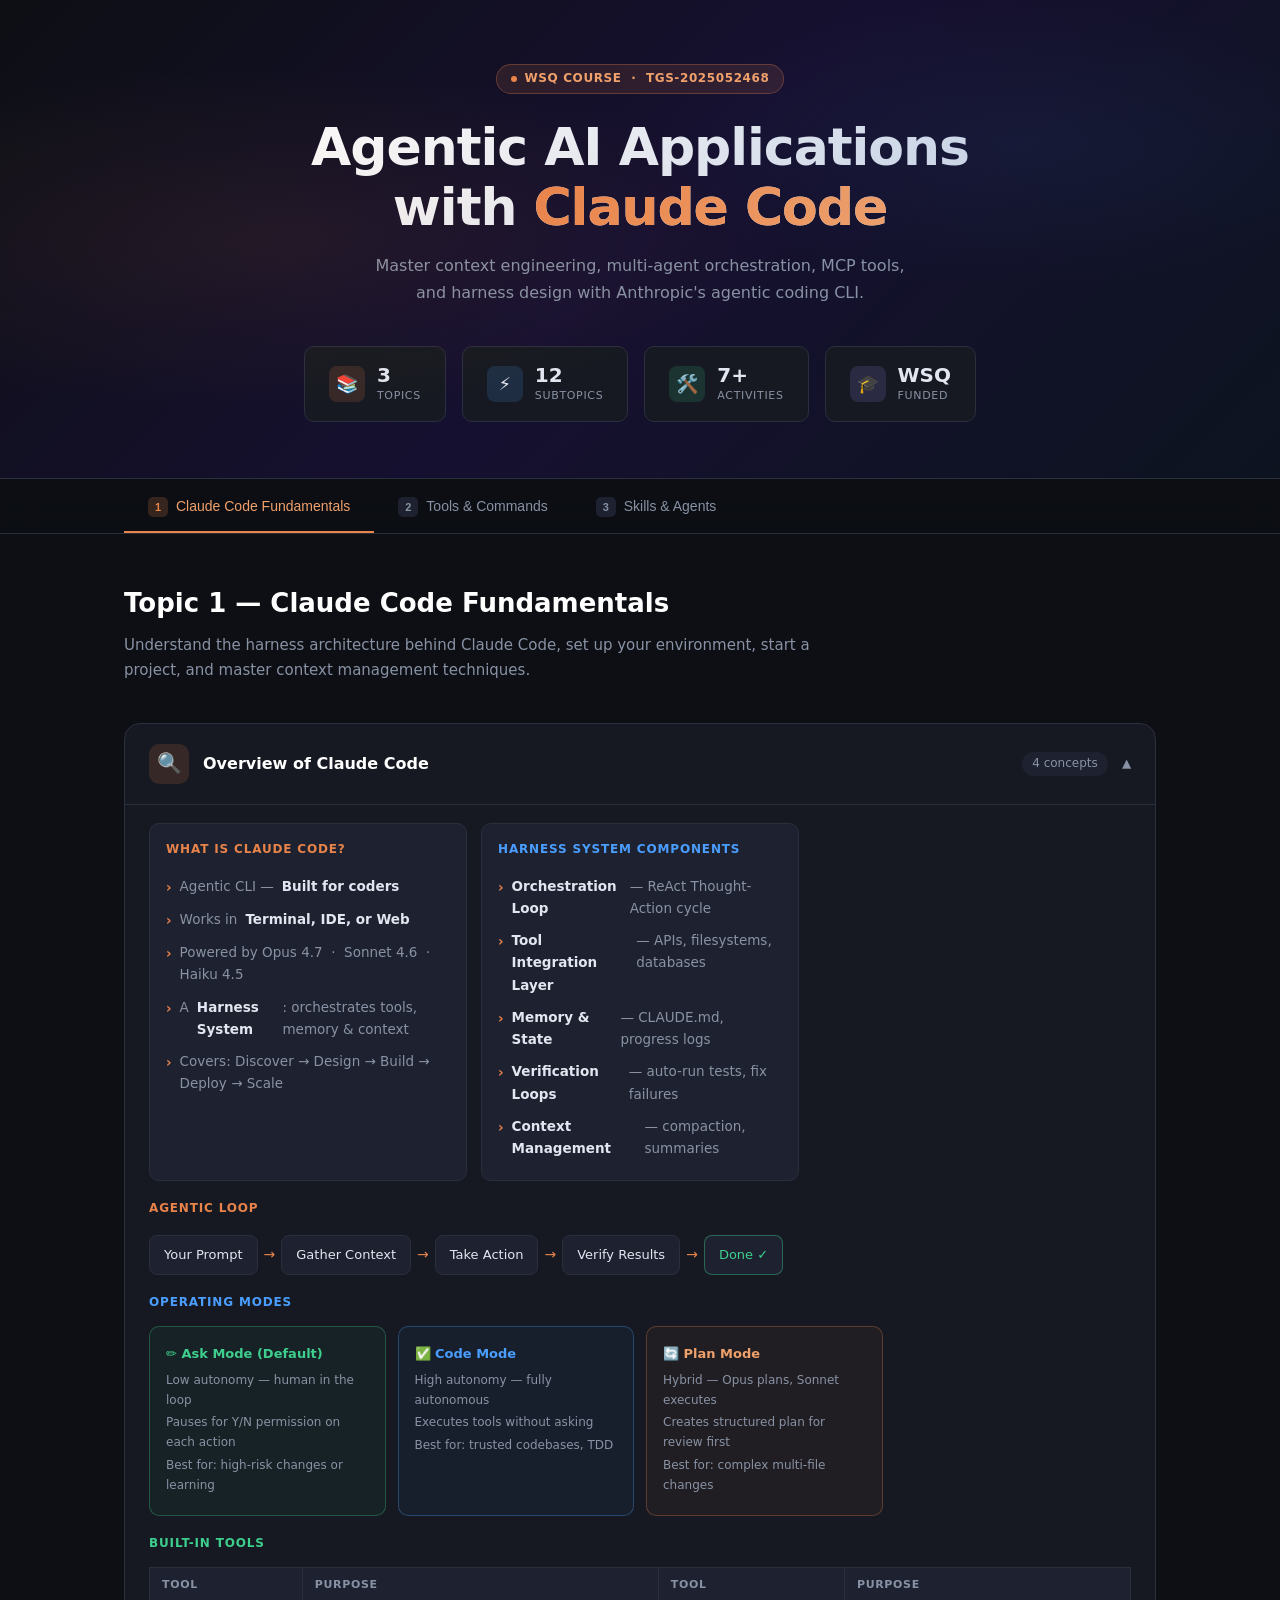
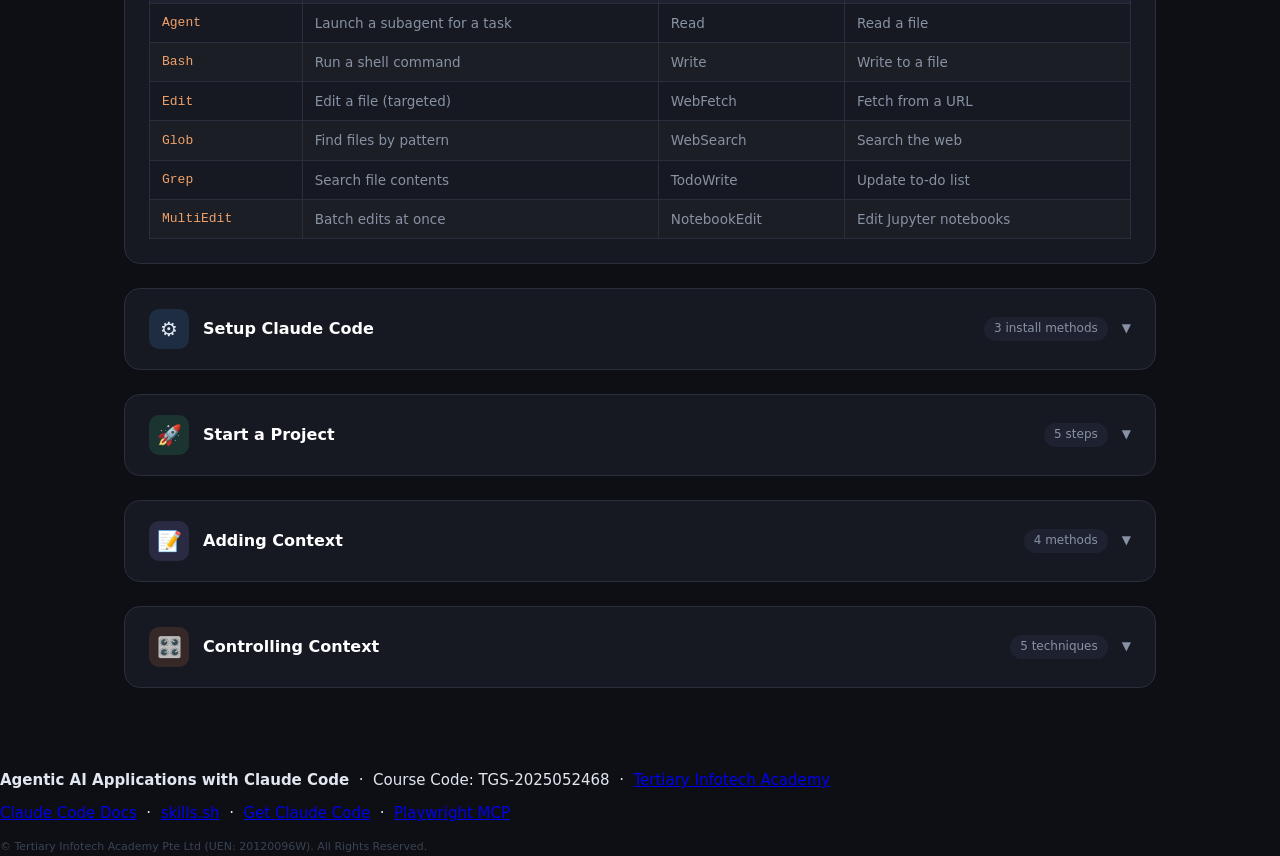
<file: index.html>
<!DOCTYPE html>
<html lang="en">
<head>
  <meta charset="UTF-8" />
  <meta name="viewport" content="width=device-width, initial-scale=1.0" />
  <title>Agentic AI Applications with Claude Code</title>
  <style>
    /* ── Reset & Base ───────────────────────────────────────── */
    *, *::before, *::after { box-sizing: border-box; margin: 0; padding: 0; }

    :root {
      --bg:        #0d0f14;
      --surface:   #161921;
      --surface2:  #1e2230;
      --border:    #2a2f3d;
      --orange:    #e8834a;
      --orange-dk: #c46732;
      --orange-lt: #f0a06a;
      --blue:      #4a9eff;
      --green:     #3ecf8e;
      --purple:    #9b8fff;
      --text:      #e2e6f0;
      --text-dim:  #8892a4;
      --code-bg:   #0a0c10;
      --radius:    10px;
      --radius-lg: 16px;
    }

    html { scroll-behavior: smooth; }

    body {
      background: var(--bg);
      color: var(--text);
      font-family: -apple-system, BlinkMacSystemFont, 'Segoe UI', system-ui, sans-serif;
      font-size: 15px;
      line-height: 1.65;
      min-height: 100vh;
    }

    /* ── Hero ───────────────────────────────────────────────── */
    .hero {
      background: linear-gradient(135deg, #0d0f14 0%, #161030 50%, #0d1420 100%);
      border-bottom: 1px solid var(--border);
      padding: 64px 24px 56px;
      text-align: center;
      position: relative;
      overflow: hidden;
    }

    .hero::before {
      content: '';
      position: absolute;
      inset: 0;
      background:
        radial-gradient(ellipse 70% 60% at 20% 50%, rgba(232,131,74,.08) 0%, transparent 60%),
        radial-gradient(ellipse 50% 50% at 80% 30%, rgba(74,158,255,.06) 0%, transparent 60%);
      pointer-events: none;
    }

    .hero-badge {
      display: inline-flex;
      align-items: center;
      gap: 8px;
      background: rgba(232,131,74,.12);
      border: 1px solid rgba(232,131,74,.3);
      border-radius: 999px;
      padding: 4px 14px;
      font-size: 12px;
      color: var(--orange-lt);
      letter-spacing: .05em;
      text-transform: uppercase;
      font-weight: 600;
      margin-bottom: 24px;
    }

    .hero-badge .dot {
      width: 6px; height: 6px;
      border-radius: 50%;
      background: var(--orange);
      animation: pulse 2s infinite;
    }

    @keyframes pulse {
      0%,100% { opacity: 1; transform: scale(1); }
      50%      { opacity: .5; transform: scale(1.4); }
    }

    .hero h1 {
      font-size: clamp(28px, 5vw, 52px);
      font-weight: 800;
      letter-spacing: -.02em;
      line-height: 1.15;
      max-width: 780px;
      margin: 0 auto 16px;
      background: linear-gradient(135deg, #fff 0%, #c8d0e0 100%);
      -webkit-background-clip: text;
      -webkit-text-fill-color: transparent;
      background-clip: text;
    }

    .hero h1 span {
      background: linear-gradient(135deg, var(--orange) 0%, var(--orange-lt) 100%);
      -webkit-background-clip: text;
      -webkit-text-fill-color: transparent;
      background-clip: text;
    }

    .hero-sub {
      color: var(--text-dim);
      font-size: 16px;
      max-width: 560px;
      margin: 0 auto 40px;
    }

    .hero-stats {
      display: flex;
      justify-content: center;
      flex-wrap: wrap;
      gap: 16px;
    }

    .stat-card {
      background: var(--surface);
      border: 1px solid var(--border);
      border-radius: var(--radius);
      padding: 16px 24px;
      display: flex;
      align-items: center;
      gap: 12px;
      min-width: 140px;
    }

    .stat-icon {
      width: 36px; height: 36px;
      border-radius: 8px;
      display: flex; align-items: center; justify-content: center;
      font-size: 18px;
      flex-shrink: 0;
    }

    .stat-icon.orange { background: rgba(232,131,74,.15); }
    .stat-icon.blue   { background: rgba(74,158,255,.15); }
    .stat-icon.green  { background: rgba(62,207,142,.15); }
    .stat-icon.purple { background: rgba(155,143,255,.15); }

    .stat-info { text-align: left; }
    .stat-val  { font-size: 20px; font-weight: 700; line-height: 1.2; }
    .stat-lbl  { font-size: 11px; color: var(--text-dim); text-transform: uppercase; letter-spacing: .06em; }

    /* ── Tabs ───────────────────────────────────────────────── */
    .tabs-wrapper {
      position: sticky;
      top: 0;
      z-index: 100;
      background: rgba(13,15,20,.92);
      backdrop-filter: blur(16px);
      -webkit-backdrop-filter: blur(16px);
      border-bottom: 1px solid var(--border);
    }

    .tabs-nav {
      display: flex;
      max-width: 1080px;
      margin: 0 auto;
      padding: 0 24px;
      overflow-x: auto;
      scrollbar-width: none;
    }

    .tabs-nav::-webkit-scrollbar { display: none; }

    .tab-btn {
      flex-shrink: 0;
      background: none;
      border: none;
      color: var(--text-dim);
      cursor: pointer;
      font-size: 14px;
      font-weight: 500;
      padding: 18px 24px 16px;
      position: relative;
      transition: color .2s;
      white-space: nowrap;
    }

    .tab-btn::after {
      content: '';
      position: absolute;
      bottom: 0; left: 0; right: 0;
      height: 2px;
      background: var(--orange);
      transform: scaleX(0);
      transition: transform .25s cubic-bezier(.4,0,.2,1);
    }

    .tab-btn:hover { color: var(--text); }

    .tab-btn.active {
      color: var(--orange-lt);
    }

    .tab-btn.active::after { transform: scaleX(1); }

    .tab-num {
      display: inline-flex;
      align-items: center;
      justify-content: center;
      width: 20px; height: 20px;
      border-radius: 5px;
      background: var(--surface2);
      font-size: 11px;
      font-weight: 700;
      margin-right: 8px;
      transition: background .2s;
    }

    .tab-btn.active .tab-num {
      background: rgba(232,131,74,.2);
      color: var(--orange);
    }

    /* ── Main Content ───────────────────────────────────────── */
    .content-area {
      max-width: 1080px;
      margin: 0 auto;
      padding: 48px 24px 80px;
    }

    .tab-panel { display: none; }
    .tab-panel.active {
      display: block;
      animation: fadeSlide .3s ease;
    }

    @keyframes fadeSlide {
      from { opacity: 0; transform: translateY(12px); }
      to   { opacity: 1; transform: translateY(0); }
    }

    /* ── Section headers ────────────────────────────────────── */
    .topic-title {
      font-size: 26px;
      font-weight: 700;
      margin-bottom: 8px;
      color: #fff;
    }

    .topic-desc {
      color: var(--text-dim);
      font-size: 15px;
      margin-bottom: 40px;
      max-width: 700px;
    }

    /* ── Subtopic cards ─────────────────────────────────────── */
    .subtopics { display: flex; flex-direction: column; gap: 24px; }

    .subtopic {
      background: var(--surface);
      border: 1px solid var(--border);
      border-radius: var(--radius-lg);
      overflow: hidden;
    }

    .subtopic-header {
      display: flex;
      align-items: center;
      gap: 14px;
      padding: 20px 24px;
      cursor: pointer;
      user-select: none;
      transition: background .15s;
    }

    .subtopic-header:hover { background: rgba(255,255,255,.02); }

    .subtopic-icon {
      width: 40px; height: 40px;
      border-radius: 10px;
      display: flex; align-items: center; justify-content: center;
      font-size: 20px;
      flex-shrink: 0;
    }

    .subtopic-title {
      font-size: 16px;
      font-weight: 600;
      color: #fff;
      flex: 1;
    }

    .subtopic-count {
      font-size: 12px;
      color: var(--text-dim);
      background: var(--surface2);
      border-radius: 999px;
      padding: 2px 10px;
    }

    .chevron {
      color: var(--text-dim);
      font-size: 12px;
      transition: transform .25s;
      flex-shrink: 0;
    }

    .subtopic.open .chevron { transform: rotate(180deg); }

    .subtopic-body {
      display: none;
      padding: 0 24px 24px;
      border-top: 1px solid var(--border);
    }

    .subtopic.open .subtopic-body { display: block; }

    /* ── Info grid inside subtopics ─────────────────────────── */
    .info-grid {
      display: grid;
      grid-template-columns: repeat(auto-fill, minmax(280px, 1fr));
      gap: 14px;
      margin-top: 18px;
    }

    .info-card {
      background: var(--surface2);
      border: 1px solid var(--border);
      border-radius: var(--radius);
      padding: 16px;
    }

    .info-card-title {
      font-size: 12px;
      font-weight: 700;
      text-transform: uppercase;
      letter-spacing: .07em;
      margin-bottom: 10px;
    }

    .info-card-title.orange { color: var(--orange); }
    .info-card-title.blue   { color: var(--blue); }
    .info-card-title.green  { color: var(--green); }
    .info-card-title.purple { color: var(--purple); }

    .info-card ul { list-style: none; }

    .info-card ul li {
      padding: 5px 0;
      color: var(--text-dim);
      font-size: 13.5px;
      display: flex;
      align-items: flex-start;
      gap: 8px;
    }

    .info-card ul li::before {
      content: '\203A';
      color: var(--orange);
      font-weight: 700;
      flex-shrink: 0;
      margin-top: 1px;
    }

    .info-card ul li strong { color: var(--text); }

    /* ── Code blocks ────────────────────────────────────────── */
    .code-block {
      background: var(--code-bg);
      border: 1px solid var(--border);
      border-radius: var(--radius);
      padding: 16px 18px;
      margin-top: 14px;
      overflow-x: auto;
    }

    .code-block pre {
      font-family: 'JetBrains Mono', 'Fira Code', 'Cascadia Code', Consolas, monospace;
      font-size: 13px;
      line-height: 1.7;
      color: #c9d1d9;
      white-space: pre;
    }

    .code-comment { color: #6e7681; }
    .code-cmd     { color: var(--orange-lt); }
    .code-str     { color: var(--green); }
    .code-key     { color: var(--blue); }
    .code-val     { color: var(--purple); }

    /* ── Pill tags ──────────────────────────────────────────── */
    .tags {
      display: flex;
      flex-wrap: wrap;
      gap: 8px;
      margin-top: 14px;
    }

    .tag {
      font-size: 12px;
      font-weight: 500;
      padding: 4px 12px;
      border-radius: 999px;
      border: 1px solid;
    }

    .tag.orange { color: var(--orange-lt); border-color: rgba(232,131,74,.4); background: rgba(232,131,74,.08); }
    .tag.blue   { color: var(--blue);      border-color: rgba(74,158,255,.4); background: rgba(74,158,255,.08); }
    .tag.green  { color: var(--green);     border-color: rgba(62,207,142,.4); background: rgba(62,207,142,.08); }
    .tag.purple { color: var(--purple);    border-color: rgba(155,143,255,.4); background: rgba(155,143,255,.08); }

    /* ── Flow diagram ───────────────────────────────────────── */
    .flow {
      display: flex;
      flex-wrap: wrap;
      align-items: center;
      gap: 6px;
      margin-top: 16px;
    }

    .flow-step {
      background: var(--surface2);
      border: 1px solid var(--border);
      border-radius: 8px;
      padding: 8px 14px;
      font-size: 13px;
      font-weight: 500;
      color: var(--text);
    }

    .flow-arrow {
      color: var(--orange);
      font-size: 14px;
      flex-shrink: 0;
    }

    /* ── Key binding chips ──────────────────────────────────── */
    .kbd-list {
      display: flex;
      flex-direction: column;
      gap: 10px;
      margin-top: 14px;
    }

    .kbd-row {
      display: flex;
      align-items: center;
      gap: 12px;
      flex-wrap: wrap;
    }

    .kbd {
      display: inline-flex;
      align-items: center;
      gap: 4px;
      background: var(--surface2);
      border: 1px solid var(--border);
      border-radius: 6px;
      padding: 4px 10px;
      font-family: monospace;
      font-size: 12px;
      color: var(--orange-lt);
      white-space: nowrap;
      flex-shrink: 0;
    }

    .kbd-desc {
      font-size: 13.5px;
      color: var(--text-dim);
    }

    /* ── Tool table ─────────────────────────────────────────── */
    .tool-table {
      width: 100%;
      border-collapse: collapse;
      margin-top: 14px;
      font-size: 13.5px;
    }

    .tool-table th {
      text-align: left;
      padding: 8px 12px;
      background: var(--surface2);
      border: 1px solid var(--border);
      color: var(--text-dim);
      font-size: 11px;
      text-transform: uppercase;
      letter-spacing: .06em;
    }

    .tool-table td {
      padding: 8px 12px;
      border: 1px solid var(--border);
      color: var(--text-dim);
    }

    .tool-table tr:nth-child(even) td { background: rgba(255,255,255,.02); }

    .tool-table td:first-child {
      font-family: monospace;
      color: var(--orange-lt);
      font-size: 13px;
    }

    /* ── Mode cards ─────────────────────────────────────────── */
    .mode-grid {
      display: grid;
      grid-template-columns: repeat(auto-fill, minmax(200px, 1fr));
      gap: 12px;
      margin-top: 14px;
    }

    .mode-card {
      border-radius: var(--radius);
      border: 1px solid var(--border);
      padding: 16px;
    }

    .mode-card.ask    { border-color: rgba(62,207,142,.3); background: rgba(62,207,142,.05); }
    .mode-card.code   { border-color: rgba(74,158,255,.3); background: rgba(74,158,255,.05); }
    .mode-card.plan   { border-color: rgba(232,131,74,.3); background: rgba(232,131,74,.05); }

    .mode-name {
      font-weight: 700;
      font-size: 13px;
      margin-bottom: 6px;
    }

    .mode-card.ask  .mode-name { color: var(--green); }
    .mode-card.code .mode-name { color: var(--blue); }
    .mode-card.plan .mode-name { color: var(--orange-lt); }

    .mode-attr { font-size: 12px; color: var(--text-dim); margin: 3px 0; }

    /* ── Hooks section ──────────────────────────────────────── */
    .hook-row {
      display: grid;
      grid-template-columns: 1fr 1fr;
      gap: 12px;
      margin-top: 14px;
    }

    @media (max-width: 560px) {
      .hook-row { grid-template-columns: 1fr; }
    }

    .hook-card {
      border-radius: var(--radius);
      border: 1px solid var(--border);
      padding: 16px;
    }

    .hook-card.pre  { border-color: rgba(232,131,74,.35); background: rgba(232,131,74,.06); }
    .hook-card.post { border-color: rgba(74,158,255,.35); background: rgba(74,158,255,.06); }

    .hook-title { font-size: 14px; font-weight: 700; margin-bottom: 8px; font-family: monospace; }
    .hook-card.pre  .hook-title { color: var(--orange-lt); }
    .hook-card.post .hook-title { color: var(--blue); }

    .hook-desc { font-size: 13px; color: var(--text-dim); line-height: 1.6; }

    /* ── MCP bridge visual ──────────────────────────────────── */
    .mcp-bridge {
      display: flex;
      align-items: center;
      gap: 0;
      margin-top: 16px;
      flex-wrap: wrap;
      justify-content: center;
    }

    .mcp-box {
      background: var(--surface2);
      border: 1px solid var(--border);
      border-radius: var(--radius);
      padding: 12px 18px;
      font-size: 13px;
      font-weight: 600;
      color: var(--text);
      text-align: center;
    }

    .mcp-box.server {
      background: rgba(74,158,255,.08);
      border-color: rgba(74,158,255,.3);
      color: var(--blue);
    }

    .mcp-box.service {
      background: rgba(62,207,142,.06);
      border-color: rgba(62,207,142,.3);
      color: var(--green);
      font-size: 12px;
      padding: 8px 14px;
    }

    .mcp-arrow {
      padding: 0 10px;
      color: var(--border);
      font-size: 18px;
      flex-shrink: 0;
    }

    .mcp-services {
      display: flex;
      flex-direction: column;
      gap: 6px;
    }

    /* ── Skills level indicator ─────────────────────────────── */
    .levels {
      display: flex;
      flex-direction: column;
      gap: 10px;
      margin-top: 14px;
    }

    .level-row {
      display: flex;
      align-items: flex-start;
      gap: 12px;
    }

    .level-num {
      width: 26px; height: 26px;
      border-radius: 50%;
      display: flex; align-items: center; justify-content: center;
      font-size: 12px;
      font-weight: 700;
      flex-shrink: 0;
      margin-top: 2px;
    }

    .level-num.l1 { background: rgba(62,207,142,.2); color: var(--green); }
    .level-num.l2 { background: rgba(74,158,255,.2); color: var(--blue); }
    .level-num.l3 { background: rgba(232,131,74,.2); color: var(--orange-lt); }

    .level-name { font-size: 13px; font-weight: 600; color: var(--text); }
    .level-desc { font-size: 12px; color: var(--text-dim); }

    /* ── Subagent types ─────────────────────────────────────── */
    .agent-types {
      display: flex;
      flex-wrap: wrap;
      gap: 10px;
      margin-top: 10px;
    }

    .agent-type {
      background: var(--surface2);
      border: 1px solid var(--border);
      border-radius: var(--radius);
      padding: 10px 14px;
      flex: 1;
      min-width: 130px;
    }

    .agent-type-name { font-size: 13px; font-weight: 700; color: var(--text); margin-bottom: 3px; }
    .agent-type-desc { font-size: 12px; color: var(--text-dim); }

    /* ── GitHub action flow ─────────────────────────────────── */
    .gh-flow {
      display: grid;
      grid-template-columns: 1fr 1fr;
      gap: 16px;
      margin-top: 14px;
    }

    @media (max-width: 560px) { .gh-flow { grid-template-columns: 1fr; } }

    .gh-col-title {
      font-size: 12px;
      font-weight: 700;
      color: var(--text-dim);
      text-transform: uppercase;
      letter-spacing: .07em;
      margin-bottom: 10px;
    }

    .gh-steps { display: flex; flex-direction: column; }

    .gh-step {
      display: flex;
      align-items: flex-start;
      gap: 12px;
      padding: 10px 0;
      border-bottom: 1px solid var(--border);
      font-size: 13px;
      color: var(--text-dim);
    }

    .gh-step:last-child { border-bottom: none; }

    .gh-step-num {
      width: 20px; height: 20px;
      background: var(--surface2);
      border-radius: 50%;
      display: flex; align-items: center; justify-content: center;
      font-size: 11px;
      font-weight: 700;
      color: var(--orange);
      flex-shrink: 0;
    }

    /* ── Responsive ─────────────────────────────────────────── */
    @media (max-width: 600px) {
      .hero { padding: 40px 16px 36px; }
      .content-area { padding: 32px 16px 60px; }
      .subtopic-header { padding: 16px; gap: 10px; }
      .subtopic-body { padding: 0 16px 16px; }
      .info-grid { grid-template-columns: 1fr; }
      .subtopic-count { display: none; }
    }
  </style>
</head>
<body>

<!-- ══════════════════════════════════════
     HERO
════════════════════════════════════════ -->
<header class="hero">
  <div class="hero-badge">
    <span class="dot"></span>
    WSQ Course &nbsp;·&nbsp; TGS-2025052468
  </div>
  <h1>Agentic AI Applications<br>with <span>Claude Code</span></h1>
  <p class="hero-sub">Master context engineering, multi-agent orchestration, MCP tools, and harness design with Anthropic's agentic coding CLI.</p>
  <div class="hero-stats">
    <div class="stat-card">
      <div class="stat-icon orange">📚</div>
      <div class="stat-info">
        <div class="stat-val">3</div>
        <div class="stat-lbl">Topics</div>
      </div>
    </div>
    <div class="stat-card">
      <div class="stat-icon blue">⚡</div>
      <div class="stat-info">
        <div class="stat-val">12</div>
        <div class="stat-lbl">Subtopics</div>
      </div>
    </div>
    <div class="stat-card">
      <div class="stat-icon green">🛠️</div>
      <div class="stat-info">
        <div class="stat-val">7+</div>
        <div class="stat-lbl">Activities</div>
      </div>
    </div>
    <div class="stat-card">
      <div class="stat-icon purple">🎓</div>
      <div class="stat-info">
        <div class="stat-val">WSQ</div>
        <div class="stat-lbl">Funded</div>
      </div>
    </div>
  </div>
</header>

<!-- ══════════════════════════════════════
     TAB NAV
════════════════════════════════════════ -->
<div class="tabs-wrapper">
  <nav class="tabs-nav" role="tablist">
    <button class="tab-btn active" data-tab="t1" role="tab" aria-selected="true">
      <span class="tab-num">1</span>Claude Code Fundamentals
    </button>
    <button class="tab-btn" data-tab="t2" role="tab" aria-selected="false">
      <span class="tab-num">2</span>Tools &amp; Commands
    </button>
    <button class="tab-btn" data-tab="t3" role="tab" aria-selected="false">
      <span class="tab-num">3</span>Skills &amp; Agents
    </button>
  </nav>
</div>

<!-- ══════════════════════════════════════
     CONTENT AREA
════════════════════════════════════════ -->
<main class="content-area">

  <!-- ─────────────── TAB 1 ─────────────── -->
  <div class="tab-panel active" id="t1" role="tabpanel">
    <h2 class="topic-title">Topic 1 — Claude Code Fundamentals</h2>
    <p class="topic-desc">Understand the harness architecture behind Claude Code, set up your environment, start a project, and master context management techniques.</p>

    <div class="subtopics">

      <!-- 1.1 Overview -->
      <div class="subtopic open">
        <div class="subtopic-header" onclick="toggle(this)">
          <div class="subtopic-icon" style="background:rgba(232,131,74,.15)">🔍</div>
          <div class="subtopic-title">Overview of Claude Code</div>
          <span class="subtopic-count">4 concepts</span>
          <span class="chevron">&#9660;</span>
        </div>
        <div class="subtopic-body">
          <div class="info-grid">
            <div class="info-card">
              <div class="info-card-title orange">What Is Claude Code?</div>
              <ul>
                <li>Agentic CLI — <strong>Built for coders</strong></li>
                <li>Works in <strong>Terminal, IDE, or Web</strong></li>
                <li>Powered by Opus 4.7 &nbsp;·&nbsp; Sonnet 4.6 &nbsp;·&nbsp; Haiku 4.5</li>
                <li>A <strong>Harness System</strong>: orchestrates tools, memory &amp; context</li>
                <li>Covers: Discover &rarr; Design &rarr; Build &rarr; Deploy &rarr; Scale</li>
              </ul>
            </div>
            <div class="info-card">
              <div class="info-card-title blue">Harness System Components</div>
              <ul>
                <li><strong>Orchestration Loop</strong> — ReAct Thought-Action cycle</li>
                <li><strong>Tool Integration Layer</strong> — APIs, filesystems, databases</li>
                <li><strong>Memory &amp; State</strong> — CLAUDE.md, progress logs</li>
                <li><strong>Verification Loops</strong> — auto-run tests, fix failures</li>
                <li><strong>Context Management</strong> — compaction, summaries</li>
              </ul>
            </div>
          </div>

          <div style="margin-top:18px">
            <div class="info-card-title orange" style="margin-bottom:10px">Agentic Loop</div>
            <div class="flow">
              <div class="flow-step">Your Prompt</div>
              <div class="flow-arrow">&rarr;</div>
              <div class="flow-step">Gather Context</div>
              <div class="flow-arrow">&rarr;</div>
              <div class="flow-step">Take Action</div>
              <div class="flow-arrow">&rarr;</div>
              <div class="flow-step">Verify Results</div>
              <div class="flow-arrow">&rarr;</div>
              <div class="flow-step" style="border-color:rgba(62,207,142,.4);color:var(--green)">Done ✓</div>
            </div>
          </div>

          <div style="margin-top:18px">
            <div class="info-card-title blue" style="margin-bottom:10px">Operating Modes</div>
            <div class="mode-grid">
              <div class="mode-card ask">
                <div class="mode-name">✏️ Ask Mode (Default)</div>
                <div class="mode-attr">Low autonomy — human in the loop</div>
                <div class="mode-attr">Pauses for Y/N permission on each action</div>
                <div class="mode-attr">Best for: high-risk changes or learning</div>
              </div>
              <div class="mode-card code">
                <div class="mode-name">✅ Code Mode</div>
                <div class="mode-attr">High autonomy — fully autonomous</div>
                <div class="mode-attr">Executes tools without asking</div>
                <div class="mode-attr">Best for: trusted codebases, TDD</div>
              </div>
              <div class="mode-card plan">
                <div class="mode-name">🔄 Plan Mode</div>
                <div class="mode-attr">Hybrid — Opus plans, Sonnet executes</div>
                <div class="mode-attr">Creates structured plan for review first</div>
                <div class="mode-attr">Best for: complex multi-file changes</div>
              </div>
            </div>
          </div>

          <div style="margin-top:18px">
            <div class="info-card-title green" style="margin-bottom:10px">Built-in Tools</div>
            <table class="tool-table">
              <thead>
                <tr><th>Tool</th><th>Purpose</th><th>Tool</th><th>Purpose</th></tr>
              </thead>
              <tbody>
                <tr><td>Agent</td><td>Launch a subagent for a task</td><td>Read</td><td>Read a file</td></tr>
                <tr><td>Bash</td><td>Run a shell command</td><td>Write</td><td>Write to a file</td></tr>
                <tr><td>Edit</td><td>Edit a file (targeted)</td><td>WebFetch</td><td>Fetch from a URL</td></tr>
                <tr><td>Glob</td><td>Find files by pattern</td><td>WebSearch</td><td>Search the web</td></tr>
                <tr><td>Grep</td><td>Search file contents</td><td>TodoWrite</td><td>Update to-do list</td></tr>
                <tr><td>MultiEdit</td><td>Batch edits at once</td><td>NotebookEdit</td><td>Edit Jupyter notebooks</td></tr>
              </tbody>
            </table>
          </div>
        </div>
      </div>

      <!-- 1.2 Setup -->
      <div class="subtopic">
        <div class="subtopic-header" onclick="toggle(this)">
          <div class="subtopic-icon" style="background:rgba(74,158,255,.15)">&#9881;&#65039;</div>
          <div class="subtopic-title">Setup Claude Code</div>
          <span class="subtopic-count">3 install methods</span>
          <span class="chevron">&#9660;</span>
        </div>
        <div class="subtopic-body">
          <div class="code-block">
            <pre><span class="code-comment"># Mac / Linux</span>
<span class="code-cmd">curl</span> -fsSL https://claude.ai/install.sh | bash

<span class="code-comment"># Windows PowerShell</span>
<span class="code-cmd">irm</span> https://claude.ai/install.ps1 | iex

<span class="code-comment"># Node.js (npm — any platform)</span>
<span class="code-cmd">npm</span> install -g @anthropic-ai/claude-code

<span class="code-comment"># Launch — first run prompts for authentication</span>
<span class="code-cmd">claude</span></pre>
          </div>

          <div class="info-grid" style="margin-top:16px">
            <div class="info-card">
              <div class="info-card-title blue">Three Interfaces</div>
              <ul>
                <li><strong>Terminal</strong> — native CLI, full feature set</li>
                <li><strong>IDE</strong> — VSCode &amp; JetBrains extensions</li>
                <li><strong>Web</strong> — claude.ai/code in the browser</li>
              </ul>
            </div>
            <div class="info-card">
              <div class="info-card-title orange">Pricing Tiers</div>
              <ul>
                <li><strong>Free</strong> — $0, limited daily usage</li>
                <li><strong>Pro</strong> — $17/mo (annual) · includes Claude Code &amp; Cowork</li>
                <li><strong>Max</strong> — from $100/mo · 5&times;–20&times; more usage + priority access</li>
              </ul>
            </div>
            <div class="info-card">
              <div class="info-card-title green">Guest Pass</div>
              <ul>
                <li>Share a free week of Claude Code with friends</li>
                <li>Run <strong>/passes</strong> in Claude Code to generate links</li>
                <li>Each trainer account gets 3 passes per cycle</li>
                <li>Recipients get full Pro access for 7 days</li>
              </ul>
            </div>
          </div>
        </div>
      </div>

      <!-- 1.3 Start a Project -->
      <div class="subtopic">
        <div class="subtopic-header" onclick="toggle(this)">
          <div class="subtopic-icon" style="background:rgba(62,207,142,.15)">🚀</div>
          <div class="subtopic-title">Start a Project</div>
          <span class="subtopic-count">5 steps</span>
          <span class="chevron">&#9660;</span>
        </div>
        <div class="subtopic-body">
          <div style="margin-top:14px">
            <div class="info-card-title orange" style="margin-bottom:10px">Recommended Workflow</div>
            <div class="flow">
              <div class="flow-step">🎯 Goals &amp; Features</div>
              <div class="flow-arrow">&rarr;</div>
              <div class="flow-step">📋 Plan Mode</div>
              <div class="flow-arrow">&rarr;</div>
              <div class="flow-step">⚡ Vibe Code</div>
              <div class="flow-arrow">&rarr;</div>
              <div class="flow-step">📄 /init</div>
              <div class="flow-arrow">&rarr;</div>
              <div class="flow-step">🧪 Testing</div>
              <div class="flow-arrow">&rarr;</div>
              <div class="flow-step">🐙 GitHub Commit</div>
              <div class="flow-arrow">&rarr;</div>
              <div class="flow-step">☁️ Backend &amp; Deploy</div>
              <div class="flow-arrow">&rarr;</div>
              <div class="flow-step">🔄 CI/CD</div>
            </div>
          </div>

          <div class="info-grid">
            <div class="info-card">
              <div class="info-card-title blue">Enable Plan Mode</div>
              <div class="kbd-list">
                <div class="kbd-row">
                  <span class="kbd">Shift</span><span style="color:var(--text-dim)">+</span><span class="kbd">Tab</span>
                  <span class="kbd">Shift</span><span style="color:var(--text-dim)">+</span><span class="kbd">Tab</span>
                </div>
              </div>
              <div style="margin-top:10px; font-size:13px; color:var(--text-dim)">
                Press Shift+Tab twice to cycle to Plan Mode. Claude will explore thoroughly and plan before writing any code. User reviews the plan before execution.
              </div>
            </div>
            <div class="info-card">
              <div class="info-card-title orange">Bypass Permissions</div>
              <ul>
                <li>Toggle <strong>Bypass permissions</strong> at the bottom of the panel</li>
                <li>Allows Claude to create &amp; edit files without per-action Y/N</li>
                <li>Cycle through modes with <strong>Shift+Tab</strong> in terminal</li>
                <li>Also configurable in <strong>.claude/settings.local.json</strong></li>
              </ul>
            </div>
          </div>

          <div class="code-block" style="margin-top:14px">
            <pre><span class="code-comment"># Inside your project directory — scan and document your codebase</span>
<span class="code-cmd">/init</span>

<span class="code-comment"># Claude will:</span>
<span class="code-comment">#  1. Scan your entire codebase structure</span>
<span class="code-comment">#  2. Identify key commands, architecture, and conventions</span>
<span class="code-comment">#  3. Write a comprehensive summary to CLAUDE.md</span>
<span class="code-comment">#  4. Include CLAUDE.md in every future request automatically</span></pre>
          </div>
        </div>
      </div>

      <!-- 1.4 Adding Context -->
      <div class="subtopic">
        <div class="subtopic-header" onclick="toggle(this)">
          <div class="subtopic-icon" style="background:rgba(155,143,255,.15)">📝</div>
          <div class="subtopic-title">Adding Context</div>
          <span class="subtopic-count">4 methods</span>
          <span class="chevron">&#9660;</span>
        </div>
        <div class="subtopic-body">
          <div class="info-grid">
            <div class="info-card">
              <div class="info-card-title orange">CLAUDE.md — Three Locations</div>
              <ul>
                <li><strong>CLAUDE.md</strong> — project root · shared · commit to git</li>
                <li><strong>CLAUDE.local.md</strong> — personal overrides · not committed</li>
                <li><strong>~/.claude/CLAUDE.md</strong> — global · applies to all projects</li>
              </ul>
              <div style="margin-top:10px; font-size:12px; color:var(--text-dim)">
                Contains: important commands · architecture overview · coding style · environment setup
              </div>
            </div>
            <div class="info-card">
              <div class="info-card-title blue">File Mentions with @</div>
              <ul>
                <li>Type <strong>@</strong> then start typing a filename path</li>
                <li>Arrow keys navigate the autocomplete dropdown</li>
                <li><strong>Enter</strong> selects and adds the file to context</li>
                <li>Can mention entire directories or specific files</li>
              </ul>
              <div class="code-block" style="margin-top:8px">
                <pre><span class="code-cmd">How does auth work? @src/lib/auth.ts</span></pre>
              </div>
            </div>
            <div class="info-card">
              <div class="info-card-title green">Paste Screenshots</div>
              <ul>
                <li><strong>Ctrl + V</strong> — paste image from clipboard</li>
                <li><strong>Win + Shift + S</strong> — snip on Windows</li>
                <li><strong>Cmd + Shift + 4</strong> — screenshot on macOS</li>
                <li>Shows as <code style="color:var(--orange-lt)">[Image #1]</code> in the prompt</li>
                <li>Drag-and-drop image files into terminal also works</li>
              </ul>
            </div>
            <div class="info-card">
              <div class="info-card-title purple">Memory System</div>
              <ul>
                <li>Run <strong>/memory</strong> to manage memory settings</li>
                <li>Project memory saved to <strong>./CLAUDE.md</strong></li>
                <li>User memory saved to <strong>~/.claude/CLAUDE.md</strong></li>
                <li>Use <strong>#</strong> prefix mid-session to save an inline memory</li>
              </ul>
            </div>
          </div>
        </div>
      </div>

      <!-- 1.5 Controlling Context -->
      <div class="subtopic">
        <div class="subtopic-header" onclick="toggle(this)">
          <div class="subtopic-icon" style="background:rgba(232,131,74,.15)">🎛️</div>
          <div class="subtopic-title">Controlling Context</div>
          <span class="subtopic-count">5 techniques</span>
          <span class="chevron">&#9660;</span>
        </div>
        <div class="subtopic-body">
          <div style="margin-top:14px">
            <div class="info-card-title blue" style="margin-bottom:10px">Context Funnel</div>
            <div class="flow">
              <div class="flow-step">CLAUDE.md<br><span style="font-size:11px;color:var(--text-dim)">persistent brain</span></div>
              <div class="flow-arrow">+</div>
              <div class="flow-step">File Reads<br><span style="font-size:11px;color:var(--text-dim)">active context</span></div>
              <div class="flow-arrow">+</div>
              <div class="flow-step">Auto-Memory<br><span style="font-size:11px;color:var(--text-dim)">cross-session</span></div>
              <div class="flow-arrow">&rarr; /compact &rarr;</div>
              <div class="flow-step" style="border-color:rgba(232,131,74,.4);color:var(--orange-lt)">Active Window</div>
            </div>
          </div>

          <div class="kbd-list" style="margin-top:20px">
            <div class="kbd-row">
              <span class="kbd">Esc</span>
              <span class="kbd-desc">Interrupt Claude mid-run — allows you to redirect or correct it</span>
            </div>
            <div class="kbd-row">
              <span class="kbd">Esc</span><span class="kbd">Esc</span>
              <span class="kbd-desc">Double Escape — rewind conversation to an earlier point in time</span>
            </div>
            <div class="kbd-row">
              <span class="kbd">#</span>
              <span class="kbd-desc">Add a memory to CLAUDE.md — helps Claude avoid repeating errors</span>
            </div>
            <div class="kbd-row">
              <span class="kbd">/compact</span>
              <span class="kbd-desc">Summarise and continue — drops stale file reads, preserves critical rules</span>
            </div>
            <div class="kbd-row">
              <span class="kbd">/clear</span>
              <span class="kbd-desc">Dump entire conversation history — best when switching to a different task</span>
            </div>
          </div>

          <div class="tags" style="margin-top:16px">
            <span class="tag orange">/context — view token usage breakdown</span>
            <span class="tag blue">Auto-compaction triggers at ~95% context</span>
            <span class="tag green">Opus 4.7 supports 1M token context window</span>
          </div>
        </div>
      </div>

    </div><!-- /subtopics t1 -->
  </div>

  <!-- ─────────────── TAB 2 ─────────────── -->
  <div class="tab-panel" id="t2" role="tabpanel">
    <h2 class="topic-title">Topic 2 — Tools and Commands</h2>
    <p class="topic-desc">Extend Claude Code with custom slash commands and connect it to the outside world using the Model Context Protocol (MCP).</p>

    <div class="subtopics">

      <!-- 2.1 Custom Commands -->
      <div class="subtopic open">
        <div class="subtopic-header" onclick="toggle(this)">
          <div class="subtopic-icon" style="background:rgba(232,131,74,.15)">⌨️</div>
          <div class="subtopic-title">Create Custom Commands</div>
          <span class="subtopic-count">3 concepts</span>
          <span class="chevron">&#9660;</span>
        </div>
        <div class="subtopic-body">
          <div class="info-grid">
            <div class="info-card">
              <div class="info-card-title orange">How Commands Work</div>
              <ul>
                <li>Create a <strong>.md file</strong> in <code style="color:var(--orange-lt)">.claude/commands/</code></li>
                <li>The filename becomes the <strong>command name</strong></li>
                <li>The file content becomes Claude's <strong>instruction prompt</strong></li>
                <li>Trigger it with <strong>/command-name</strong> in Claude Code</li>
                <li>Restart Claude to load newly created commands</li>
              </ul>
            </div>
            <div class="info-card">
              <div class="info-card-title blue">$ARGUMENTS Placeholder</div>
              <ul>
                <li>Place <code style="color:var(--orange-lt)">$ARGUMENTS</code> anywhere in the .md</li>
                <li>Everything typed after the command name is substituted in</li>
                <li>Enables <strong>parameterised, reusable</strong> commands</li>
              </ul>
              <div class="code-block" style="margin-top:10px">
                <pre><span class="code-comment"># Example call with arguments</span>
<span class="code-cmd">/write_tests</span> src/lib/auth.ts</pre>
              </div>
            </div>
          </div>

          <div class="info-grid" style="margin-top:12px">
            <div class="info-card">
              <div class="info-card-title green">audit.md — No Arguments</div>
              <div class="code-block" style="margin-top:0">
                <pre><span class="code-str">Your goal is to update any vulnerable dependencies.

Do the following:
1. Run `npm audit` to find vulnerable packages
2. Run `npm audit fix` to apply updates
3. Run tests and verify nothing broke</span></pre>
              </div>
              <div class="tags" style="margin-top:8px">
                <span class="tag orange">Trigger: /audit</span>
              </div>
            </div>
            <div class="info-card">
              <div class="info-card-title purple">write_tests.md — With Arguments</div>
              <div class="code-block" style="margin-top:0">
                <pre><span class="code-str">Write comprehensive tests for: $ARGUMENTS

Testing conventions:
- Use Vitest with React Testing Library
- Place files in **tests** directory
- Name: [filename].test.ts(x)
- Test happy paths, edge cases, errors</span></pre>
              </div>
              <div class="tags" style="margin-top:8px">
                <span class="tag purple">Trigger: /write_tests &lt;target&gt;</span>
              </div>
            </div>
          </div>

          <div class="info-grid" style="margin-top:12px">
            <div class="info-card">
              <div class="info-card-title blue">Command Locations</div>
              <ul>
                <li><strong>.claude/commands/</strong> — project-level, shared with team</li>
                <li><strong>~/.claude/commands/</strong> — personal global commands</li>
                <li>Project commands take precedence over global ones</li>
              </ul>
            </div>
            <div class="info-card">
              <div class="info-card-title orange">Best Practices</div>
              <ul>
                <li>Write instructions as clear <strong>natural language tasks</strong></li>
                <li>Specify coding conventions and expected output format</li>
                <li>Reference supporting files with <strong>@path/to/file</strong></li>
                <li>Use <strong>/help</strong> to list all commands available</li>
              </ul>
            </div>
          </div>
        </div>
      </div>

      <!-- 2.2 Tools & MCP -->
      <div class="subtopic">
        <div class="subtopic-header" onclick="toggle(this)">
          <div class="subtopic-icon" style="background:rgba(74,158,255,.15)">🔌</div>
          <div class="subtopic-title">Tools &amp; MCP</div>
          <span class="subtopic-count">4 concepts</span>
          <span class="chevron">&#9660;</span>
        </div>
        <div class="subtopic-body">
          <div class="info-grid">
            <div class="info-card">
              <div class="info-card-title blue">How Tool Use Works</div>
              <ul>
                <li>Claude receives plain-text directions describing each tool</li>
                <li>When Claude needs a tool it responds with a tool-use request</li>
                <li>The <strong>Claude Code harness</strong> executes the tool call</li>
                <li>Result is returned to Claude; it decides the next step</li>
                <li>Claude understands what tools do &amp; chooses intelligently</li>
              </ul>
            </div>
            <div class="info-card">
              <div class="info-card-title orange">MCP — Model Context Protocol</div>
              <ul>
                <li>Open standard connecting Claude to <strong>external services</strong></li>
                <li>Connect to: GitHub, Jira, Figma, Postgres, Slack, and more</li>
                <li>Each server exposes <strong>Tools, Prompts, and Resources</strong></li>
                <li>Claude <strong>dynamically discovers</strong> available tools at startup</li>
                <li>Tools using &gt;10% of context window are deferred/lazy-loaded</li>
              </ul>
            </div>
          </div>

          <div style="margin-top:18px">
            <div class="info-card-title blue" style="margin-bottom:12px">MCP Architecture</div>
            <div class="mcp-bridge">
              <div class="mcp-box">Claude Code<br><span style="font-size:11px;color:var(--text-dim)">MCP Client</span></div>
              <div class="mcp-arrow">&#8596;</div>
              <div class="mcp-box server">MCP Server<br><span style="font-size:11px">Tools · Prompts · Resources</span></div>
              <div class="mcp-arrow">&#8594;</div>
              <div class="mcp-services">
                <div class="mcp-box service">GitHub</div>
                <div class="mcp-box service">Figma</div>
                <div class="mcp-box service">Postgres</div>
                <div class="mcp-box service">Any API</div>
              </div>
            </div>
          </div>

          <div style="margin-top:18px">
            <div class="info-card-title green" style="margin-bottom:10px">Transport Options</div>
            <div class="info-grid">
              <div class="info-card">
                <div class="info-card-title green" style="font-size:11px">Standard IO</div>
                <ul>
                  <li>MCP server runs <strong>locally</strong></li>
                  <li>Communication via stdin/stdout</li>
                  <li>Most common for CLI tools</li>
                </ul>
              </div>
              <div class="info-card">
                <div class="info-card-title blue" style="font-size:11px">HTTP / SSE</div>
                <ul>
                  <li>MCP server runs <strong>remotely</strong></li>
                  <li>Server-Sent Events over HTTP</li>
                  <li>Good for shared team servers</li>
                </ul>
              </div>
              <div class="info-card">
                <div class="info-card-title purple" style="font-size:11px">WebSockets</div>
                <ul>
                  <li>Bidirectional real-time transport</li>
                  <li>Persistent connection maintained</li>
                  <li>Good for streaming use-cases</li>
                </ul>
              </div>
            </div>
          </div>

          <div style="margin-top:18px">
            <div class="info-card-title orange" style="margin-bottom:10px">Adding Playwright MCP (Browser Automation)</div>
            <div class="code-block">
              <pre><span class="code-comment"># Add Playwright MCP server (enables browser control)</span>
<span class="code-cmd">claude mcp add playwright npx @playwright/mcp@latest</span>

<span class="code-comment"># Verify connection status</span>
<span class="code-cmd">/mcp</span>

<span class="code-comment"># Claude can now open browsers, navigate, screenshot, click</span>
<span class="code-cmd">&gt; Open a browser and navigate to localhost:3000</span>

<span class="code-comment"># Grant Playwright permission without per-call prompts</span>
<span class="code-comment"># .claude/settings.local.json:</span>
<span class="code-key">{</span>
  <span class="code-str">"permissions"</span>: <span class="code-key">{</span>
    <span class="code-str">"allow"</span>: [<span class="code-val">"mcp__playwright"</span>],
    <span class="code-str">"deny"</span>: []
  <span class="code-key">}</span>
<span class="code-key">}</span></pre>
            </div>
          </div>
        </div>
      </div>

    </div><!-- /subtopics t2 -->
  </div>

  <!-- ─────────────── TAB 3 ─────────────── -->
  <div class="tab-panel" id="t3" role="tabpanel">
    <h2 class="topic-title">Topic 3 — Skills and Agents</h2>
    <p class="topic-desc">Extend Claude with reusable skill packages, run multiple parallel agents via git worktrees, automate GitHub workflows, and control tool behaviour with hooks.</p>

    <div class="subtopics">

      <!-- 3.1 Skills -->
      <div class="subtopic open">
        <div class="subtopic-header" onclick="toggle(this)">
          <div class="subtopic-icon" style="background:rgba(155,143,255,.15)">🧠</div>
          <div class="subtopic-title">Skills</div>
          <span class="subtopic-count">3 loading levels</span>
          <span class="chevron">&#9660;</span>
        </div>
        <div class="subtopic-body">
          <div class="info-grid">
            <div class="info-card">
              <div class="info-card-title purple">What Are Agent Skills?</div>
              <ul>
                <li>Modular, <strong>reusable capabilities</strong> for Claude</li>
                <li>Package instructions, metadata &amp; optional scripts</li>
                <li>Unlike CLAUDE.md, skills are <strong>loaded on-demand</strong></li>
                <li>Idle skills cost <strong>zero context</strong> — only metadata is kept</li>
                <li>Can be shared across projects and published to registries</li>
              </ul>
            </div>
            <div class="info-card">
              <div class="info-card-title orange">SKILL.md vs CLAUDE.md</div>
              <ul>
                <li><strong>CLAUDE.md</strong> — always loaded, broad project context</li>
                <li><strong>SKILL.md</strong> — loaded only when triggered, task-specific</li>
                <li>Skills compose: combine several for complex pipelines</li>
                <li>Skills can spawn <strong>isolated sub-agents</strong> via <code style="color:var(--orange-lt)">context: fork</code></li>
              </ul>
            </div>
          </div>

          <div style="margin-top:18px">
            <div class="info-card-title blue" style="margin-bottom:10px">Three Loading Levels</div>
            <div class="levels">
              <div class="level-row">
                <div class="level-num l1">1</div>
                <div>
                  <div class="level-name">Metadata — always loaded</div>
                  <div class="level-desc">YAML frontmatter (name, description). Claude knows the skill exists without loading its body. Zero context cost at idle.</div>
                </div>
              </div>
              <div class="level-row">
                <div class="level-num l2">2</div>
                <div>
                  <div class="level-name">Instructions — loaded when triggered</div>
                  <div class="level-desc">Main body of SKILL.md: workflows, best practices, step-by-step guidance. Loaded when a user request matches the skill's description.</div>
                </div>
              </div>
              <div class="level-row">
                <div class="level-num l3">3</div>
                <div>
                  <div class="level-name">Resources &amp; Code — loaded as needed</div>
                  <div class="level-desc">Additional .md files, scripts, and templates bundled alongside SKILL.md. Pulled in only when referenced by the instructions.</div>
                </div>
              </div>
            </div>
          </div>

          <div style="margin-top:18px">
            <div class="info-card-title green" style="margin-bottom:10px">SKILL.md Features</div>
            <div class="code-block">
              <pre><span class="code-comment">--- YAML frontmatter (Level 1 metadata) ---</span>
<span class="code-key">name</span>: <span class="code-str">security-review</span>
<span class="code-key">description</span>: <span class="code-str">Conduct a security review. Use when asked to audit vulnerabilities.</span>
<span class="code-key">disable-model-invocation</span>: <span class="code-val">true</span>  <span class="code-comment"># manual trigger only</span>
<span class="code-key">context</span>: <span class="code-val">fork</span>             <span class="code-comment"># spawns an isolated sub-agent</span>
<span class="code-comment">---</span>

You are a senior security engineer. Conduct a thorough security review.

<span class="code-comment">### Dynamic Context — execute shell command before Claude sees prompt:</span>
<span class="code-key">!git diff main</span>

<span class="code-comment">### Reference Materials — instantly includes file contents:</span>
<span class="code-key">@security_checklist.md</span></pre>
            </div>
          </div>

          <div style="margin-top:16px">
            <div class="info-card-title orange" style="margin-bottom:10px">Installing &amp; Finding Skills</div>
            <div class="code-block">
              <pre><span class="code-comment"># Install from the public open registry</span>
<span class="code-cmd">npx skills add</span> &lt;owner/repo&gt;

<span class="code-comment"># Personal skills — available in ALL projects</span>
<span class="code-comment"># ~/.claude/skills/skill-name/SKILL.md</span>

<span class="code-comment"># Project skills — current project only</span>
<span class="code-comment"># .claude/skills/skill-name/SKILL.md</span></pre>
            </div>
            <div class="tags" style="margin-top:10px">
              <span class="tag blue">&#128279; skills.sh — open agent skills ecosystem</span>
              <span class="tag green">42,000+ skills published</span>
              <span class="tag purple">Vercel · Anthropic · Community</span>
            </div>
          </div>
        </div>
      </div>

      <!-- 3.2 Multiple Agents -->
      <div class="subtopic">
        <div class="subtopic-header" onclick="toggle(this)">
          <div class="subtopic-icon" style="background:rgba(74,158,255,.15)">🤖</div>
          <div class="subtopic-title">Multiple Agents &amp; Sub Agents</div>
          <span class="subtopic-count">2 patterns</span>
          <span class="chevron">&#9660;</span>
        </div>
        <div class="subtopic-body">
          <div class="info-grid">
            <div class="info-card">
              <div class="info-card-title blue">Parallel Agents via Git Worktrees</div>
              <ul>
                <li>Each worktree = isolated file-system branch</li>
                <li>Each runs its own independent <strong>claude</strong> session</li>
                <li>Develop features in parallel without file conflicts</li>
                <li>Main branch collects and merges all completed branches</li>
              </ul>
              <div class="code-block" style="margin-top:10px">
                <pre><span class="code-comment"># Create worktrees for 3 parallel features</span>
<span class="code-cmd">mkdir</span> .tree
<span class="code-cmd">git worktree add</span> .tree/feature1
<span class="code-cmd">git worktree add</span> .tree/feature2
<span class="code-cmd">git worktree add</span> .tree/feature3

<span class="code-comment"># Open a terminal in each, run claude</span>
<span class="code-cmd">cd</span> .tree/feature1 &amp;&amp; <span class="code-cmd">claude</span>

<span class="code-comment"># On main: merge all features when done</span>
<span class="code-comment"># Then push to GitHub with /gitpush</span></pre>
              </div>
            </div>
            <div class="info-card">
              <div class="info-card-title orange">Sub Agents</div>
              <ul>
                <li>Specialised, <strong>autonomous AI instances</strong> within one session</li>
                <li>Each gets its own fresh <strong>200k-token context window</strong></li>
                <li>Only final results return to the main conversation</li>
                <li>Up to <strong>10 sub-agents</strong> can run simultaneously</li>
                <li>Prevents main context from clutter of raw search data</li>
              </ul>
              <div style="margin-top:10px">
                <div class="info-card-title purple" style="font-size:11px; margin-bottom:8px">Built-in Agent Types</div>
                <div class="agent-types">
                  <div class="agent-type">
                    <div class="agent-type-name">🔍 Explore</div>
                    <div class="agent-type-desc">Fast read-only research (Haiku model)</div>
                  </div>
                  <div class="agent-type">
                    <div class="agent-type-name">📋 Plan</div>
                    <div class="agent-type-desc">Gathers context, presents strategies</div>
                  </div>
                  <div class="agent-type">
                    <div class="agent-type-name">⚙️ General</div>
                    <div class="agent-type-desc">Exploration + modification tasks</div>
                  </div>
                </div>
              </div>
            </div>
          </div>

          <div style="margin-top:16px">
            <div class="info-card-title green" style="margin-bottom:10px">Creating a Custom Sub Agent</div>
            <div class="code-block">
              <pre><span class="code-comment"># Open the agents manager</span>
<span class="code-cmd">/agents</span>

<span class="code-comment"># Interactive wizard steps:</span>
<span class="code-comment"># Step 1 — Choose location: Project (.claude/agents/) or Personal (~/.claude/agents/)</span>
<span class="code-comment"># Step 2 — Name your agent (e.g. "ui-ux-reviewer")</span>
<span class="code-comment"># Step 3 — Describe its role (this becomes the system prompt)</span>
<span class="code-comment"># Step 4 — Select allowed tools (All / Read-only / Edit / Execution / MCP)</span>
<span class="code-comment"># Step 5 — Choose model (Sonnet · Haiku · Inherit from parent)</span>
<span class="code-comment"># Step 6 — Pick a background colour for identification</span>

<span class="code-comment"># Example description for a UI/UX reviewer:</span>
<span class="code-str">"Expert UI &amp; UX engineer who reviews React components in a browser
 using Playwright, takes screenshots, then offers improvement
 feedback on visual design, user experience and accessibility."</span></pre>
            </div>
          </div>
        </div>
      </div>

      <!-- 3.3 GitHub Actions -->
      <div class="subtopic">
        <div class="subtopic-header" onclick="toggle(this)">
          <div class="subtopic-icon" style="background:rgba(62,207,142,.15)">🐙</div>
          <div class="subtopic-title">Claude GitHub Actions</div>
          <span class="subtopic-count">2 action types</span>
          <span class="chevron">&#9660;</span>
        </div>
        <div class="subtopic-body">
          <div class="code-block" style="margin-top:14px">
            <pre><span class="code-comment"># Step 1: Install the Claude GitHub App from inside Claude Code</span>
<span class="code-cmd">/install-github-app</span>

<span class="code-comment"># This automatically:</span>
<span class="code-comment">#  ✓ Creates a GitHub Actions workflow .yml file</span>
<span class="code-comment">#  ✓ Saves ANTHROPIC_API_KEY as a repo secret</span>
<span class="code-comment">#  ✓ Opens a pre-filled PR — merge it to activate Claude on your repo</span></pre>
          </div>

          <div class="gh-flow" style="margin-top:18px">
            <div class="gh-col">
              <div class="gh-col-title">🔔 Mention Action</div>
              <div class="gh-steps">
                <div class="gh-step">
                  <div class="gh-step-num">1</div>
                  Comment <code style="color:var(--orange-lt)">@claude &lt;task&gt;</code> in any GitHub issue or PR
                </div>
                <div class="gh-step">
                  <div class="gh-step-num">2</div>
                  GitHub Action triggers — Claude reads the full codebase
                </div>
                <div class="gh-step">
                  <div class="gh-step-num">3</div>
                  Claude autonomously completes the described task
                </div>
                <div class="gh-step">
                  <div class="gh-step-num">4</div>
                  Response (and PR link if applicable) posted in the thread
                </div>
              </div>
            </div>
            <div class="gh-col">
              <div class="gh-col-title">🔁 Pull Request Action</div>
              <div class="gh-steps">
                <div class="gh-step">
                  <div class="gh-step-num">1</div>
                  Developer opens a Pull Request — triggers the workflow
                </div>
                <div class="gh-step">
                  <div class="gh-step-num">2</div>
                  Claude Code runs, reading the diff and full codebase context
                </div>
                <div class="gh-step">
                  <div class="gh-step-num">3</div>
                  Claude performs a thorough code review of all changes
                </div>
                <div class="gh-step">
                  <div class="gh-step-num">4</div>
                  Full impact report posted as a PR comment
                </div>
              </div>
            </div>
          </div>

          <div class="tags" style="margin-top:16px">
            <span class="tag orange">Automatic code review on every PR</span>
            <span class="tag blue">@claude resolves GitHub Issues end-to-end</span>
            <span class="tag green">Creates branches and PRs from issue descriptions</span>
          </div>
        </div>
      </div>

      <!-- 3.4 Hooks -->
      <div class="subtopic">
        <div class="subtopic-header" onclick="toggle(this)">
          <div class="subtopic-icon" style="background:rgba(232,131,74,.15)">🪝</div>
          <div class="subtopic-title">Hooks</div>
          <span class="subtopic-count">2 hook types</span>
          <span class="chevron">&#9660;</span>
        </div>
        <div class="subtopic-body">
          <div style="margin-top:14px; font-size:13.5px; color:var(--text-dim); max-width:640px; line-height:1.7">
            Hooks let you run your own shell commands <strong style="color:var(--text)">before or after</strong> any Claude Code tool call — optionally blocking the action entirely.
          </div>

          <div class="hook-row">
            <div class="hook-card pre">
              <div class="hook-title">PreToolUse</div>
              <div class="hook-desc">
                Runs <strong style="color:var(--orange-lt)">before</strong> the tool executes.<br><br>
                Your command <strong>can block the tool call</strong> — exit with a non-zero code and Claude receives your error message and tries an alternative.<br><br>
                <em>Use cases: validate file paths, block restricted files, enforce naming conventions, deny deprecated function calls.</em>
              </div>
            </div>
            <div class="hook-card post">
              <div class="hook-title">PostToolUse</div>
              <div class="hook-desc">
                Runs <strong style="color:var(--blue)">after</strong> the tool executes.<br><br>
                Too late to block — but your stdout is sent to Claude as <strong>additional feedback</strong> it can act on in its next step.<br><br>
                <em>Use cases: run linter after edits, trigger tests after file changes, scan for TODO comments, audit logging.</em>
              </div>
            </div>
          </div>

          <div style="margin-top:18px">
            <div class="info-card-title orange" style="margin-bottom:10px">Configuration (settings.json)</div>
            <div class="code-block">
              <pre><span class="code-key">{</span>
  <span class="code-str">"hooks"</span>: <span class="code-key">{</span>
    <span class="code-str">"PreToolUse"</span>: [
      <span class="code-key">{</span>
        <span class="code-str">"matcher"</span>: <span class="code-val">"Read"</span>,          <span class="code-comment">// intercept Read tool calls</span>
        <span class="code-str">"hooks"</span>: [<span class="code-key">{</span>
          <span class="code-str">"type"</span>: <span class="code-val">"command"</span>,
          <span class="code-str">"command"</span>: <span class="code-val">"node hooks/read_hook.js"</span>
        <span class="code-key">}</span>]
      <span class="code-key">}</span>
    ],
    <span class="code-str">"PostToolUse"</span>: [
      <span class="code-key">{</span>
        <span class="code-str">"matcher"</span>: <span class="code-val">"Write|Edit|MultiEdit"</span>,  <span class="code-comment">// pipe-separate matchers</span>
        <span class="code-str">"hooks"</span>: [<span class="code-key">{</span>
          <span class="code-str">"type"</span>: <span class="code-val">"command"</span>,
          <span class="code-str">"command"</span>: <span class="code-val">"npx eslint --fix $CLAUDE_TOOL_INPUT_FILE_PATH"</span>
        <span class="code-key">}</span>]
      <span class="code-key">}</span>
    ]
  <span class="code-key">}</span>
<span class="code-key">}</span></pre>
            </div>
          </div>

          <div class="info-grid" style="margin-top:12px">
            <div class="info-card">
              <div class="info-card-title green">Hook Locations</div>
              <ul>
                <li><strong>~/.claude/settings.json</strong> — global, all projects</li>
                <li><strong>.claude/settings.json</strong> — project-level, committed</li>
                <li><strong>.claude/settings.local.json</strong> — project, not committed</li>
              </ul>
            </div>
            <div class="info-card">
              <div class="info-card-title blue">Quick Setup</div>
              <ul>
                <li>Use interactive <strong>/hooks</strong> command in Claude Code</li>
                <li>Or write JSON directly in settings.json</li>
                <li>Use the <strong>/update-config</strong> skill for guided setup</li>
                <li>Hook receives tool metadata via environment variables</li>
              </ul>
            </div>
          </div>

          <div class="tags" style="margin-top:14px">
            <span class="tag orange">Auto-lint on every file edit</span>
            <span class="tag blue">Block writes to .env or secrets files</span>
            <span class="tag green">Run tests after code changes automatically</span>
            <span class="tag purple">Audit log all tool calls to a file</span>
          </div>
        </div>
      </div>

    </div><!-- /subtopics t3 -->
  </div>

</main>

<!-- ══════════════════════════════════════
     FOOTER
════════════════════════════════════════ -->
<footer>
  <p>
    <strong style="color:var(--text)">Agentic AI Applications with Claude Code</strong>
    &nbsp;&middot;&nbsp;
    Course Code: TGS-2025052468
    &nbsp;&middot;&nbsp;
    <a href="https://www.tertiarycourses.com.sg" target="_blank" rel="noopener">Tertiary Infotech Academy</a>
  </p>
  <p style="margin-top:8px">
    <a href="https://code.claude.com/docs/en/quickstart" target="_blank" rel="noopener">Claude Code Docs</a>
    &nbsp;&middot;&nbsp;
    <a href="https://skills.sh/" target="_blank" rel="noopener">skills.sh</a>
    &nbsp;&middot;&nbsp;
    <a href="https://claude.com/product/claude-code" target="_blank" rel="noopener">Get Claude Code</a>
    &nbsp;&middot;&nbsp;
    <a href="https://github.com/microsoft/playwright-mcp" target="_blank" rel="noopener">Playwright MCP</a>
  </p>
  <p style="margin-top:12px; font-size:11px; color:#3a4254">
    &copy; Tertiary Infotech Academy Pte Ltd (UEN: 20120096W). All Rights Reserved.
  </p>
</footer>

<script>
  /* ── Tab switching ────────────────────────────── */
  const tabBtns   = document.querySelectorAll('.tab-btn');
  const tabPanels = document.querySelectorAll('.tab-panel');

  tabBtns.forEach(btn => {
    btn.addEventListener('click', () => {
      const target = btn.dataset.tab;

      tabBtns.forEach(b => {
        b.classList.remove('active');
        b.setAttribute('aria-selected', 'false');
      });
      tabPanels.forEach(p => p.classList.remove('active'));

      btn.classList.add('active');
      btn.setAttribute('aria-selected', 'true');
      document.getElementById(target).classList.add('active');

      // Scroll sticky nav into view
      document.querySelector('.tabs-wrapper').scrollIntoView({ behavior: 'smooth', block: 'start' });
    });
  });

  /* ── Accordion toggle ─────────────────────────── */
  function toggle(header) {
    const card   = header.parentElement;
    const isOpen = card.classList.contains('open');

    // Close siblings in same panel
    card.closest('.subtopics').querySelectorAll('.subtopic.open').forEach(s => {
      if (s !== card) s.classList.remove('open');
    });

    card.classList.toggle('open', !isOpen);

    // Smooth scroll so header stays visible
    if (!isOpen) {
      setTimeout(() => {
        header.scrollIntoView({ behavior: 'smooth', block: 'nearest' });
      }, 50);
    }
  }

  /* ── Keyboard navigation for tabs ────────────── */
  tabBtns.forEach((btn, i) => {
    btn.addEventListener('keydown', e => {
      let next;
      if (e.key === 'ArrowRight') next = tabBtns[(i + 1) % tabBtns.length];
      if (e.key === 'ArrowLeft')  next = tabBtns[(i - 1 + tabBtns.length) % tabBtns.length];
      if (next) { next.focus(); next.click(); }
    });
  });
</script>
</body>
</html>
</file>
